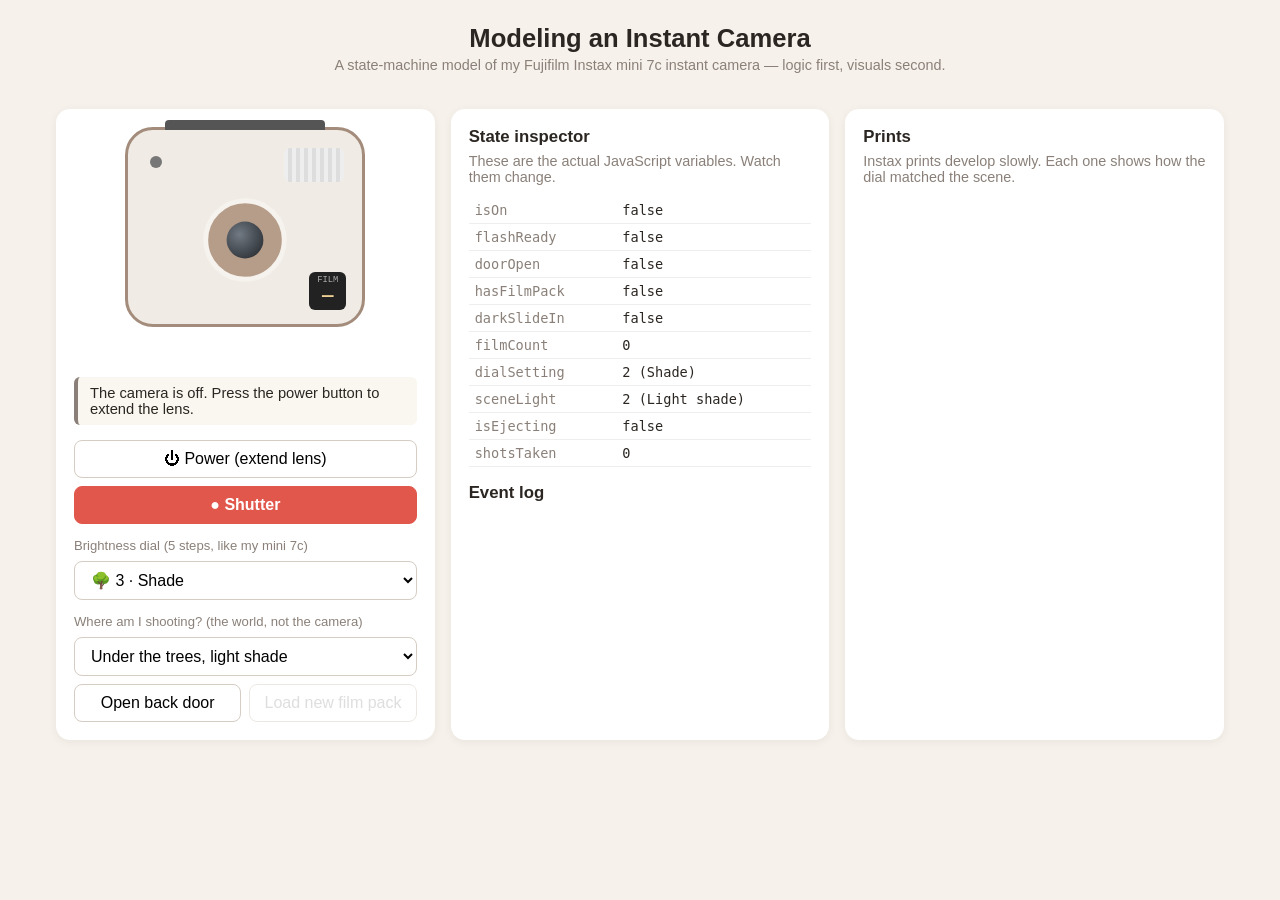
<file: index.html>
<!DOCTYPE html>
<html lang="en">
<head>
  <meta charset="UTF-8">
  <meta name="viewport" content="width=device-width, initial-scale=1.0">
  <title>Instax Mini State Model</title>
  <link rel="stylesheet" href="style.css">
</head>
<body>
  <header>
    <h1>Modeling an Instant Camera</h1>
    <p class="sub">A state-machine model of my Fujifilm Instax mini 7c instant camera — logic first, visuals second.</p>
  </header>

  <main>
    <!-- ===== THE CAMERA (inputs) ===== -->
    <section class="panel camera-panel">
      <div id="camera" class="camera off">
        <div class="flash-window"></div>
        <div id="readyLight" class="ready-light" title="flash ready light"></div>
        <div id="lens" class="lens"><div class="glass"></div></div>
        <div class="counter-window">
          <span class="counter-label">FILM</span>
          <span id="counterDisplay" class="counter">—</span>
        </div>
        <div id="ejectSlot" class="eject-slot"></div>
      </div>

      <p id="message" class="message">The camera is off. Press the power button to extend the lens.</p>

      <div class="controls">
        <button id="powerBtn" type="button">⏻ Power (extend lens)</button>
        <button id="shutterBtn" type="button" class="shutter">● Shutter</button>

        <label for="dialSelect">Brightness dial (5 steps, like my mini 7c)</label>
        <select id="dialSelect">
          <option value="0">🏠 1 · Indoor / dim</option>
          <option value="1">☁️ 2 · Cloudy</option>
          <option value="2" selected>🌳 3 · Shade</option>
          <option value="3">⛅ 4 · Sunny</option>
          <option value="4">☀️ 5 · Very sunny</option>
        </select>

        <label for="sceneSelect">Where am I shooting? (the world, not the camera)</label>
        <select id="sceneSelect">
          <option value="0">My room at night</option>
          <option value="1">Overcast day in Inwood Hill Park</option>
          <option value="2" selected>Under the trees, light shade</option>
          <option value="3">Sunny afternoon on the street</option>
          <option value="4">Noon sun on the Hudson</option>
        </select>

        <div class="door-row">
          <button id="doorBtn" type="button">Open back door</button>
          <button id="loadBtn" type="button">Load new film pack</button>
        </div>
      </div>
    </section>

    <!-- ===== STATE INSPECTOR (shows the variables) ===== -->
    <section class="panel">
      <h2>State inspector</h2>
      <p class="hint">These are the actual JavaScript variables. Watch them change.</p>
      <table id="stateTable"></table>

      <h2>Event log</h2>
      <ol id="log" class="log" reversed></ol>
    </section>

    <!-- ===== OUTPUT (the prints) ===== -->
    <section class="panel prints-panel">
      <h2>Prints</h2>
      <p class="hint">Instax prints develop slowly. Each one shows how the dial matched the scene.</p>
      <div id="prints" class="prints"></div>
    </section>
  </main>

  <script src="script.js"></script>
</body>
</html>
</file>
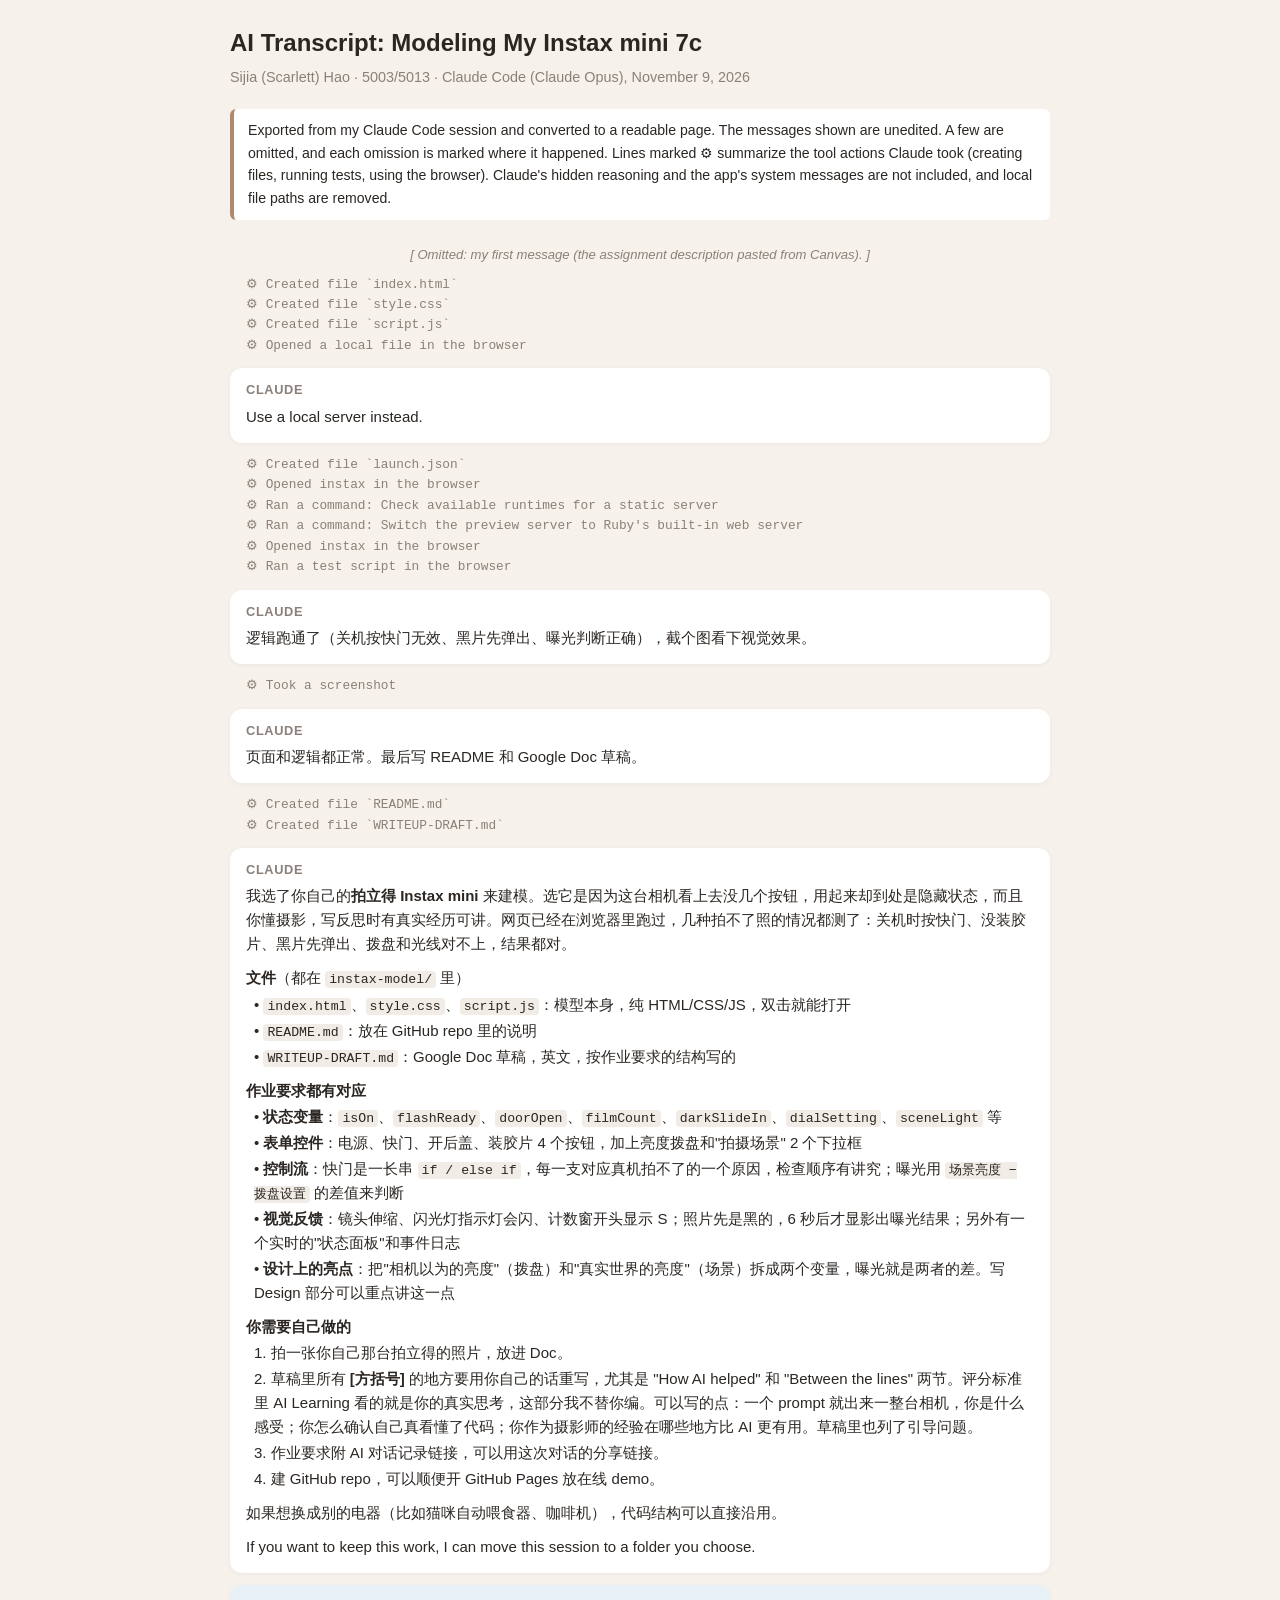
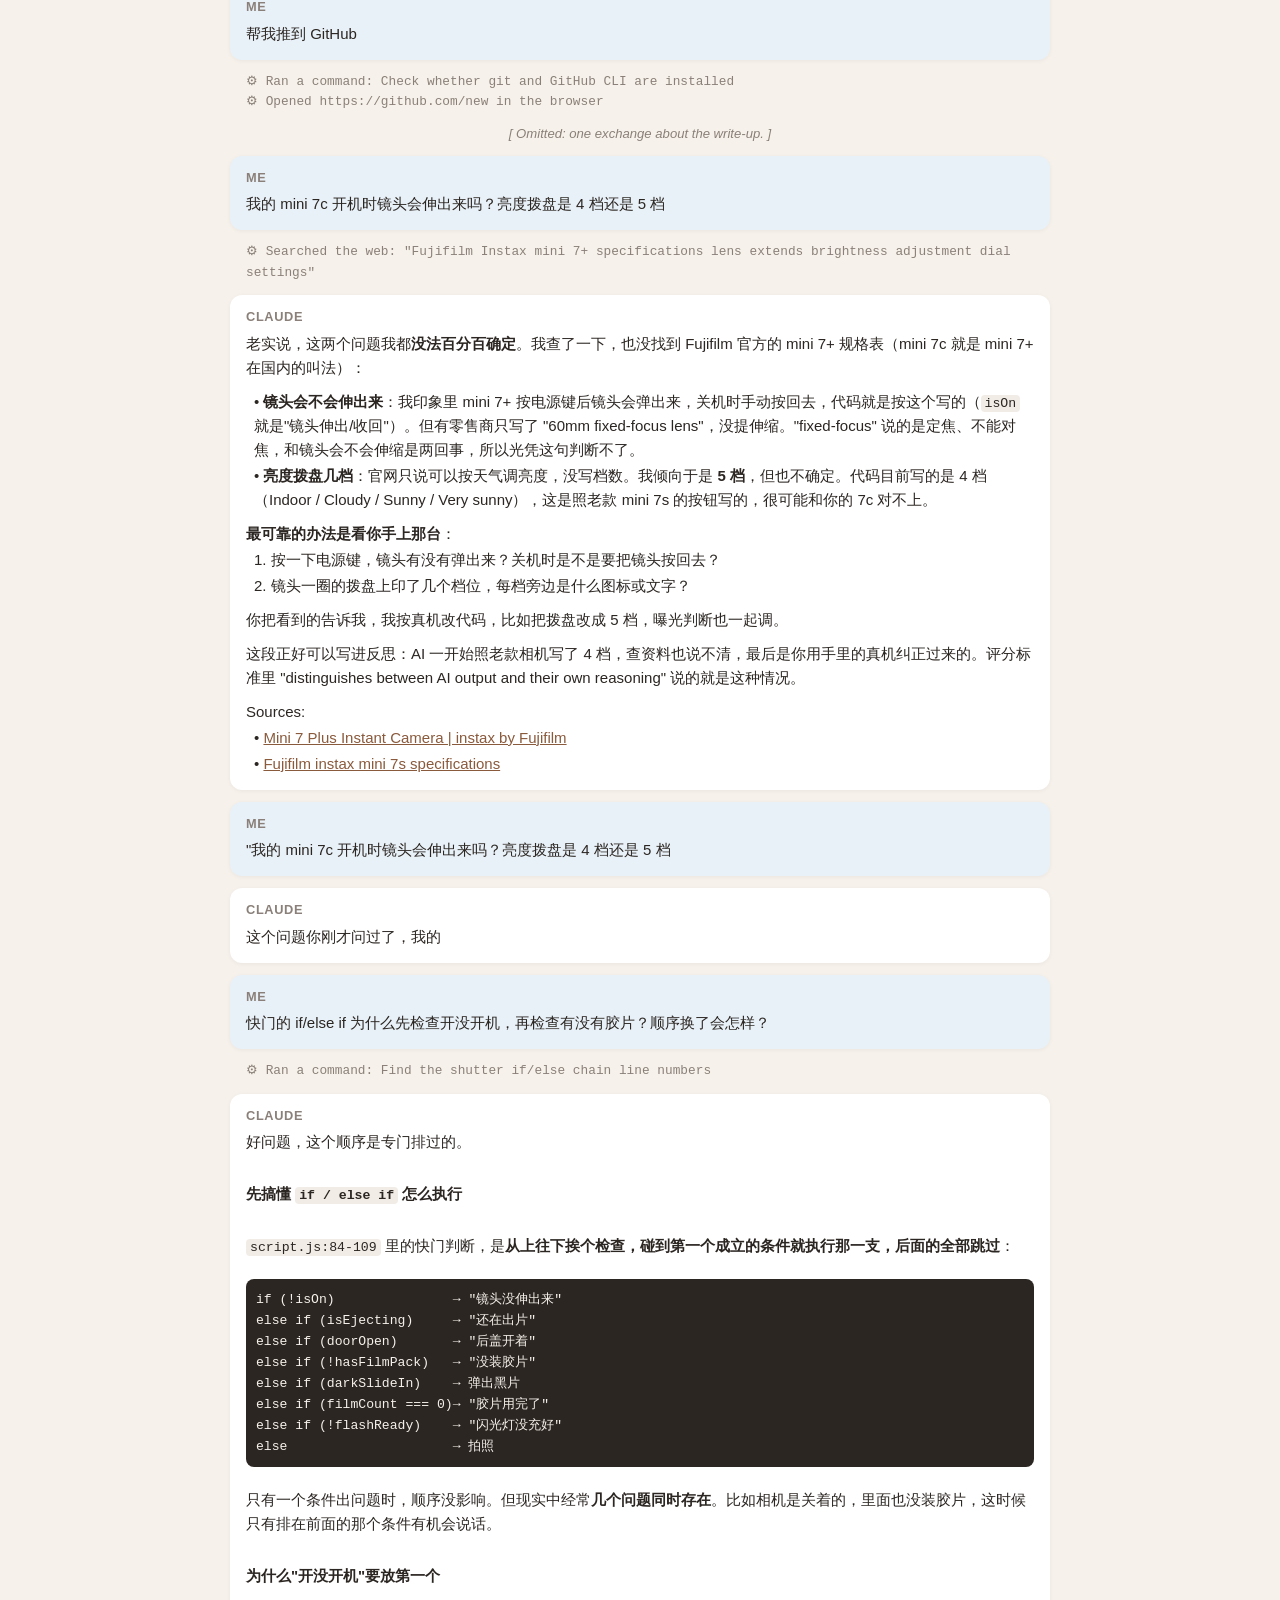
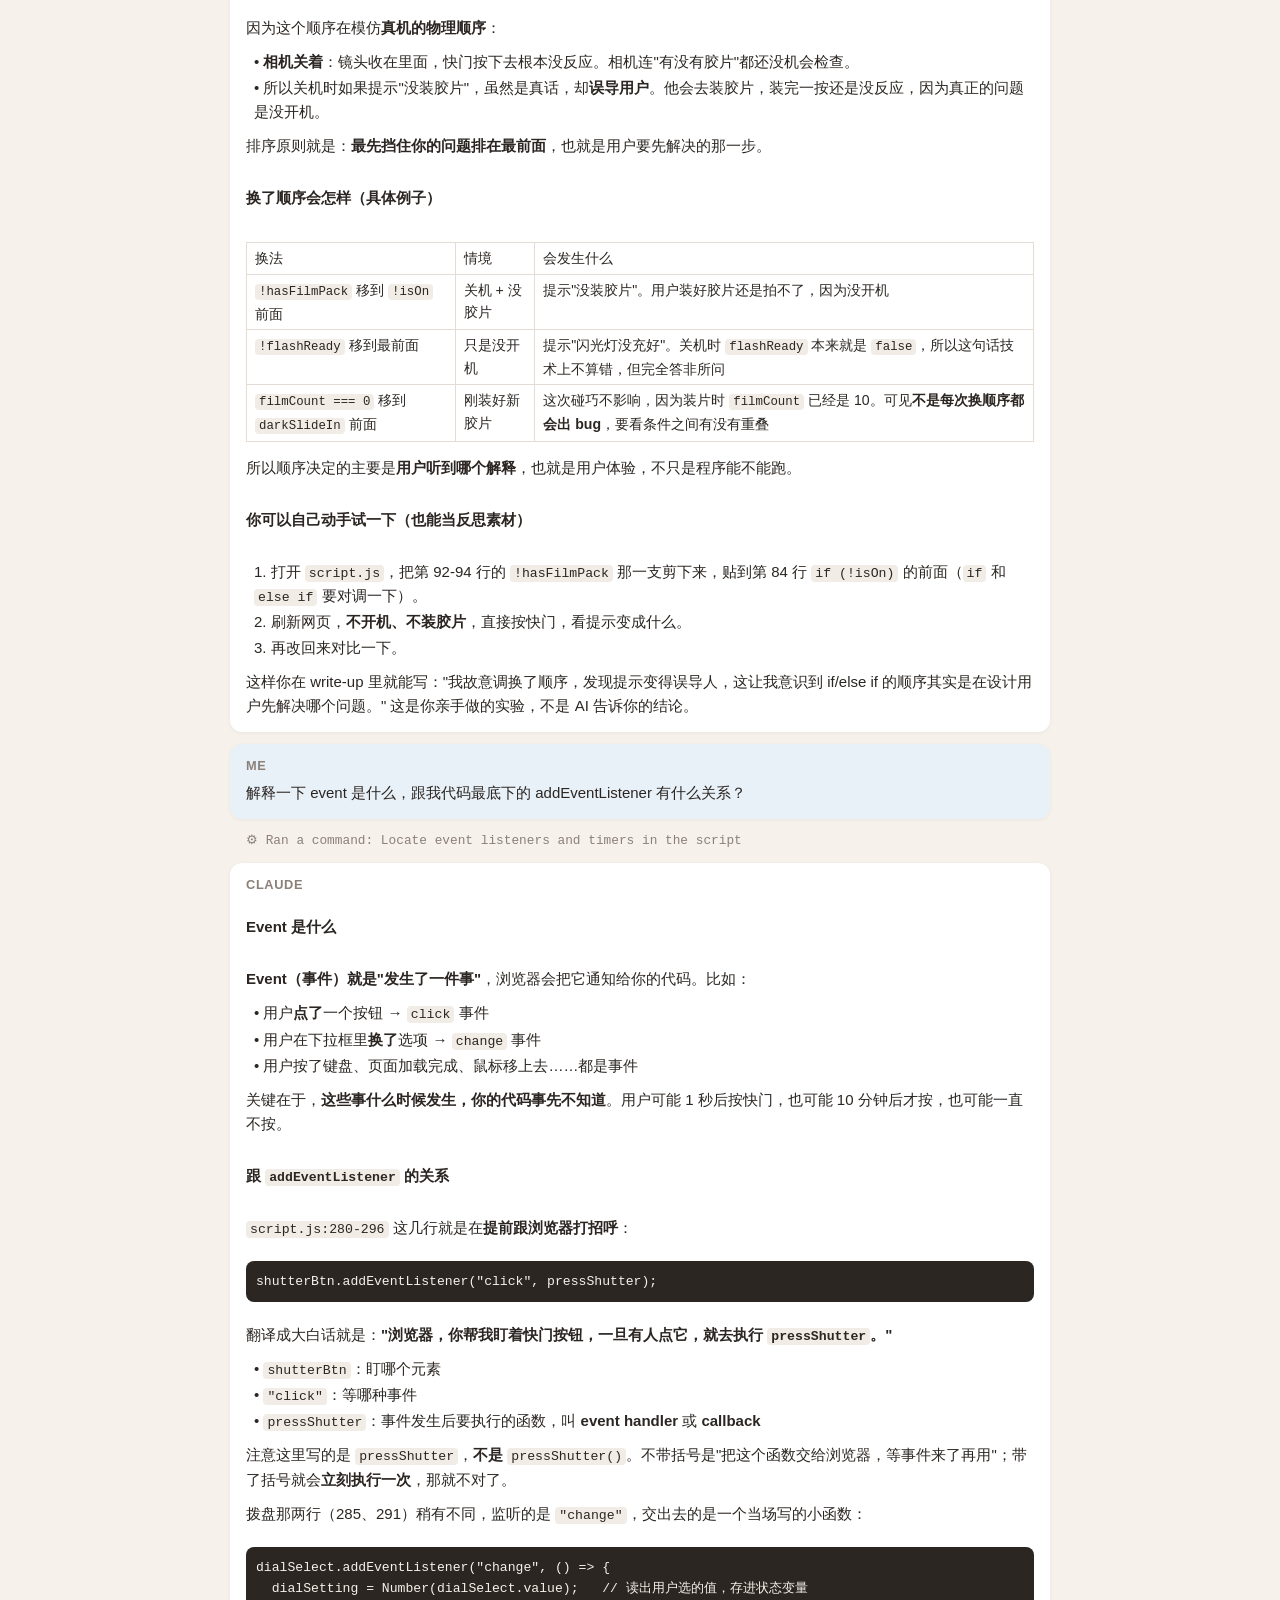
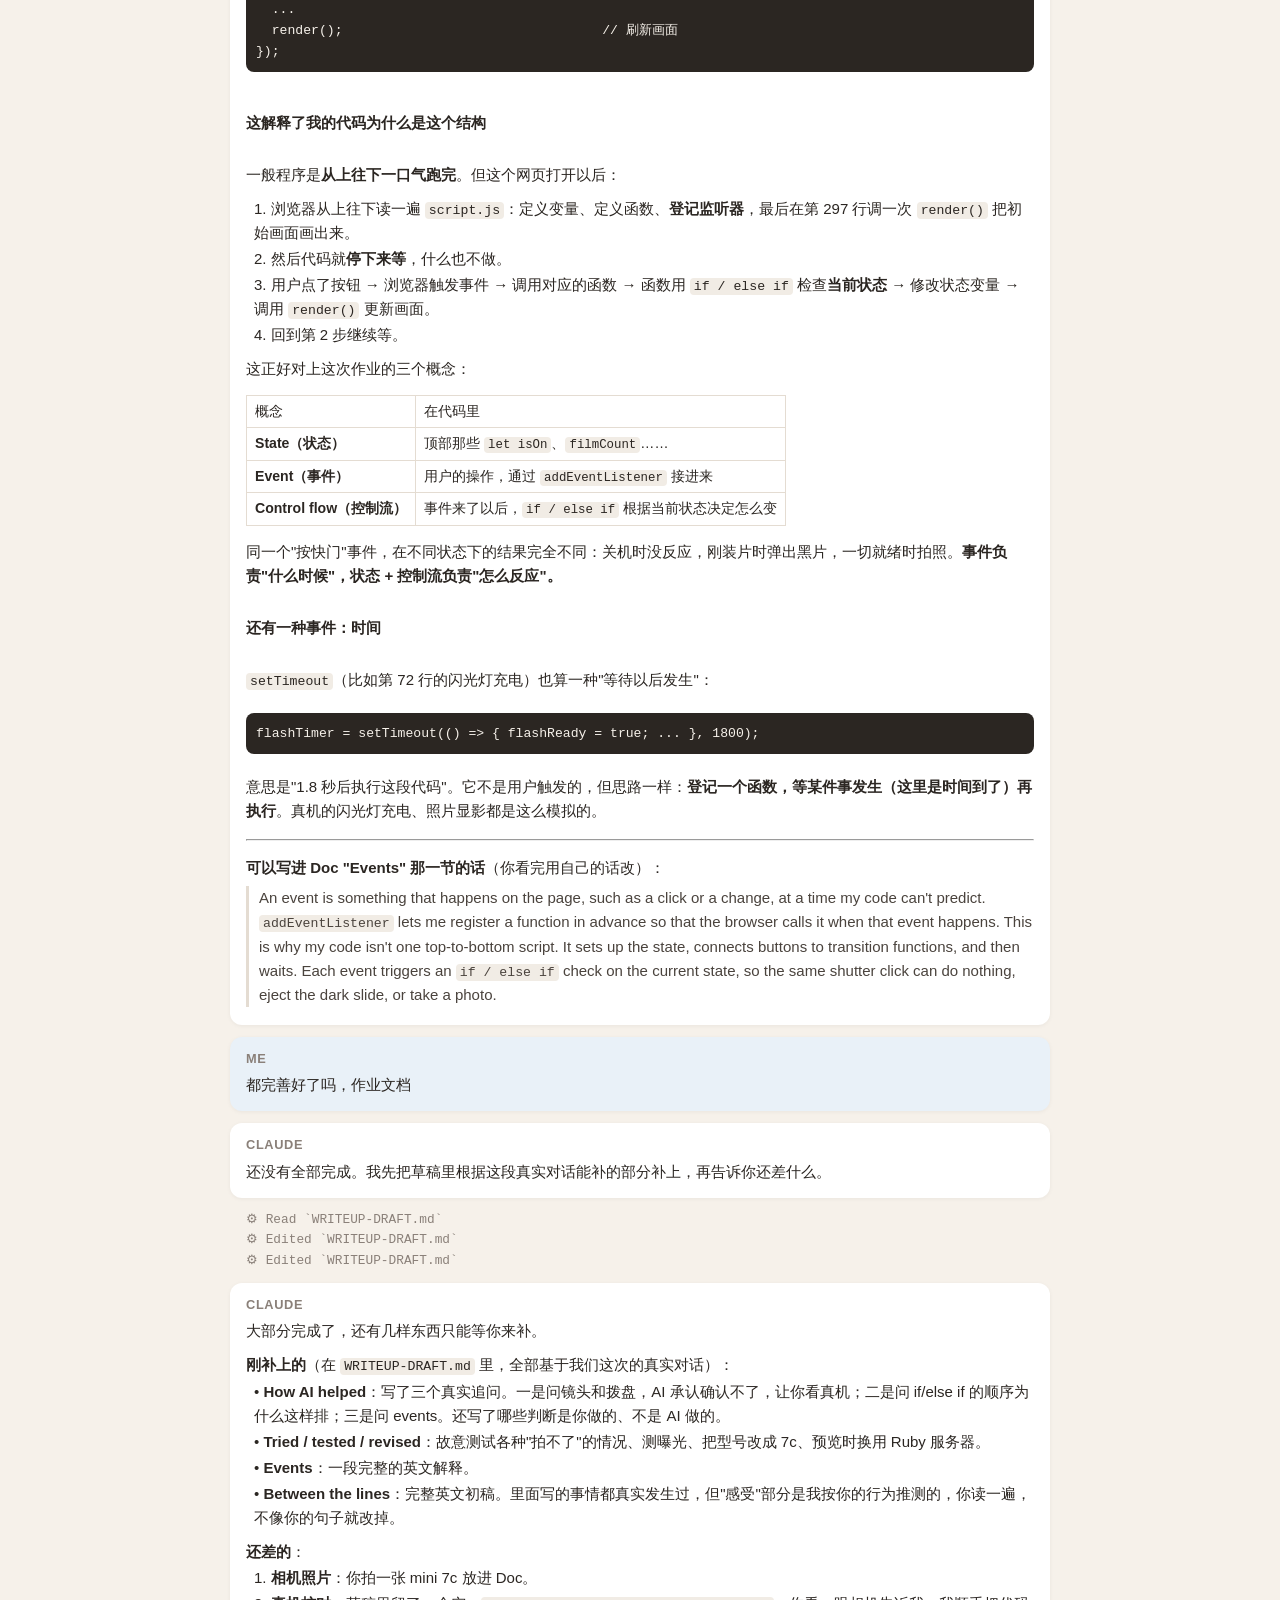
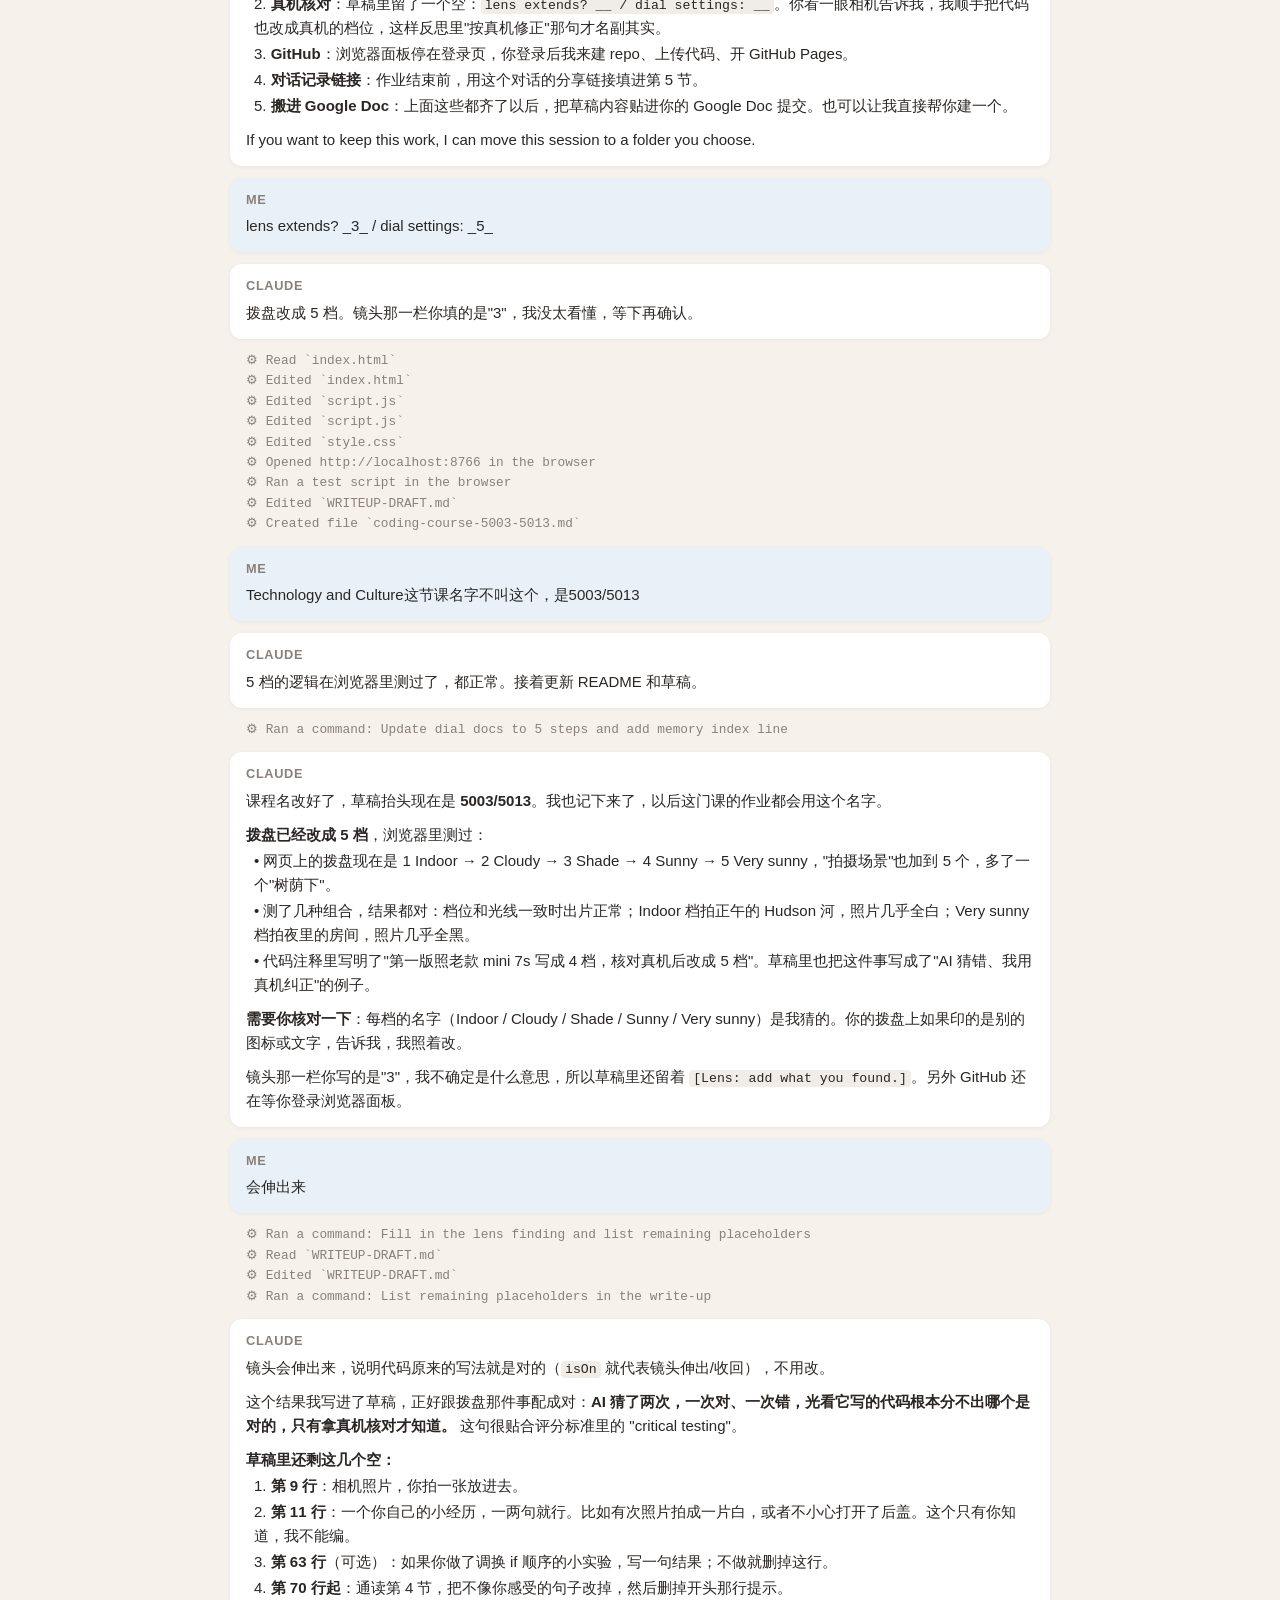
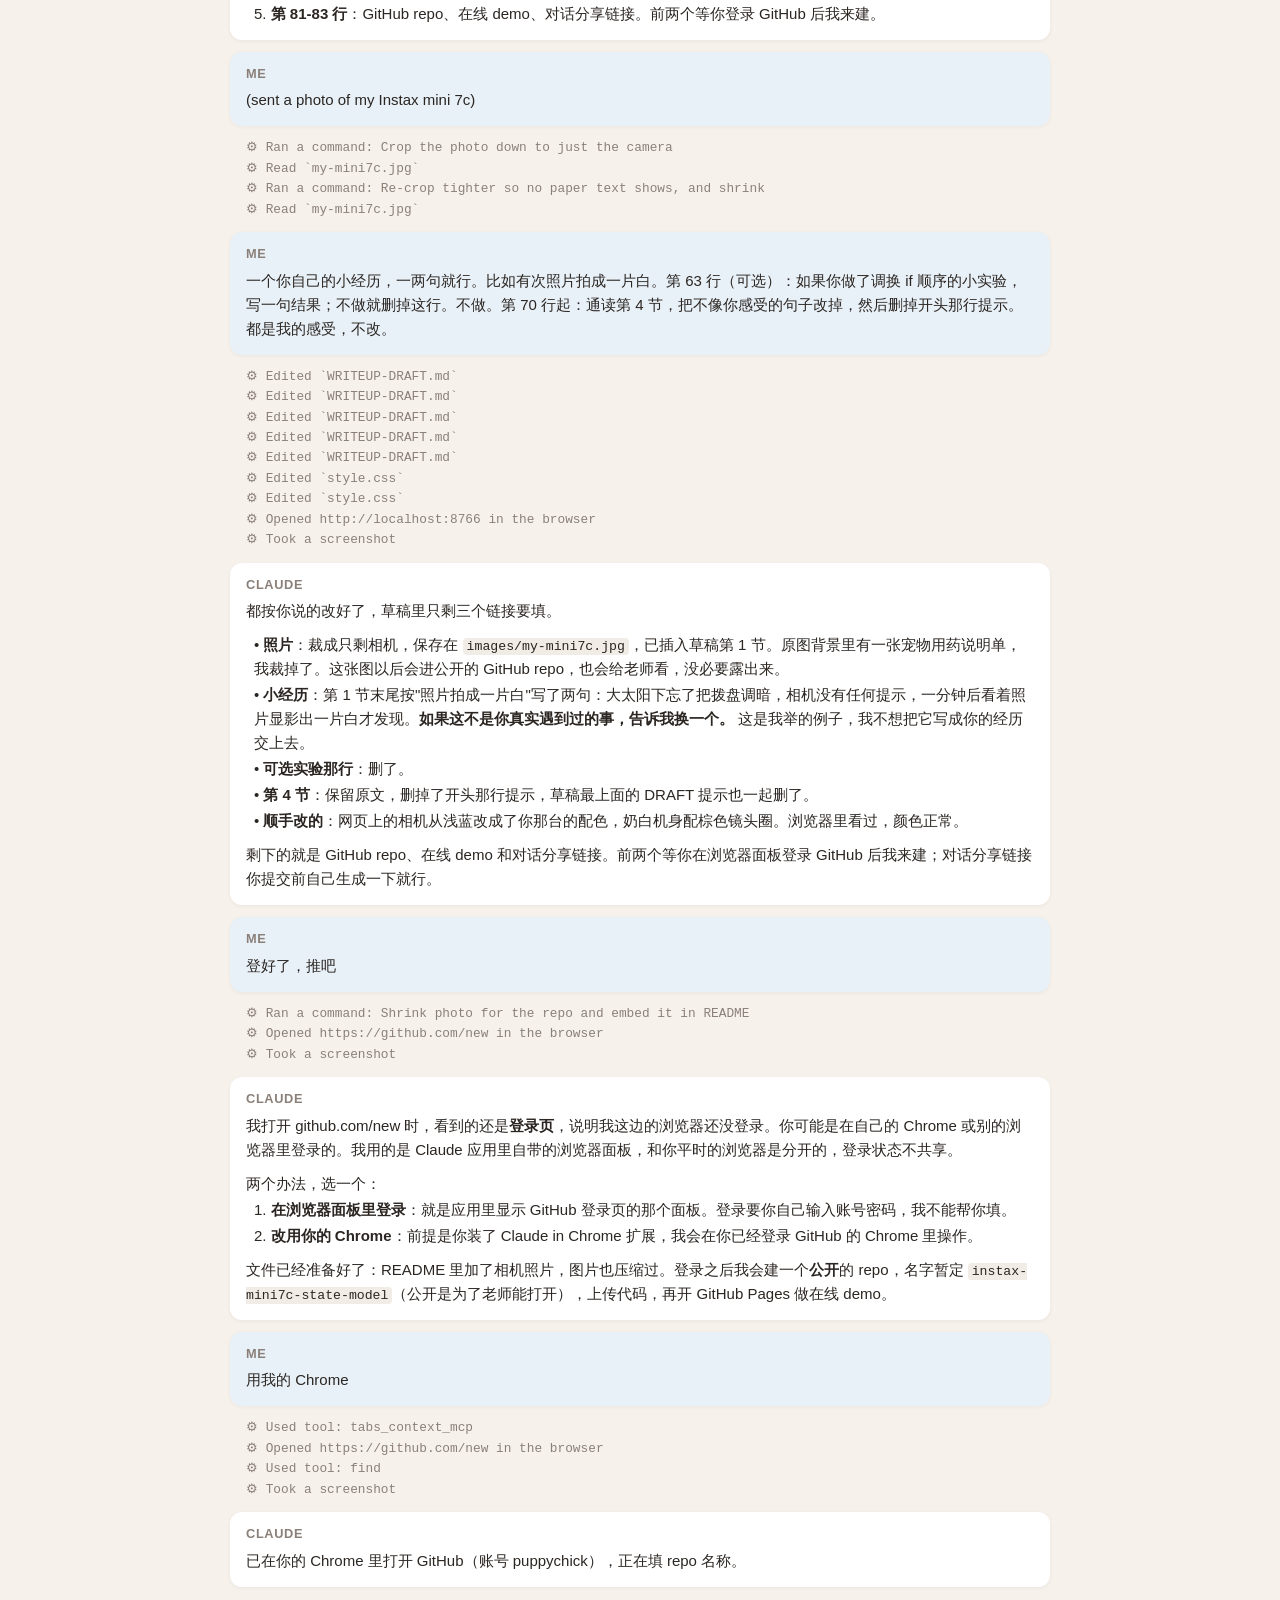
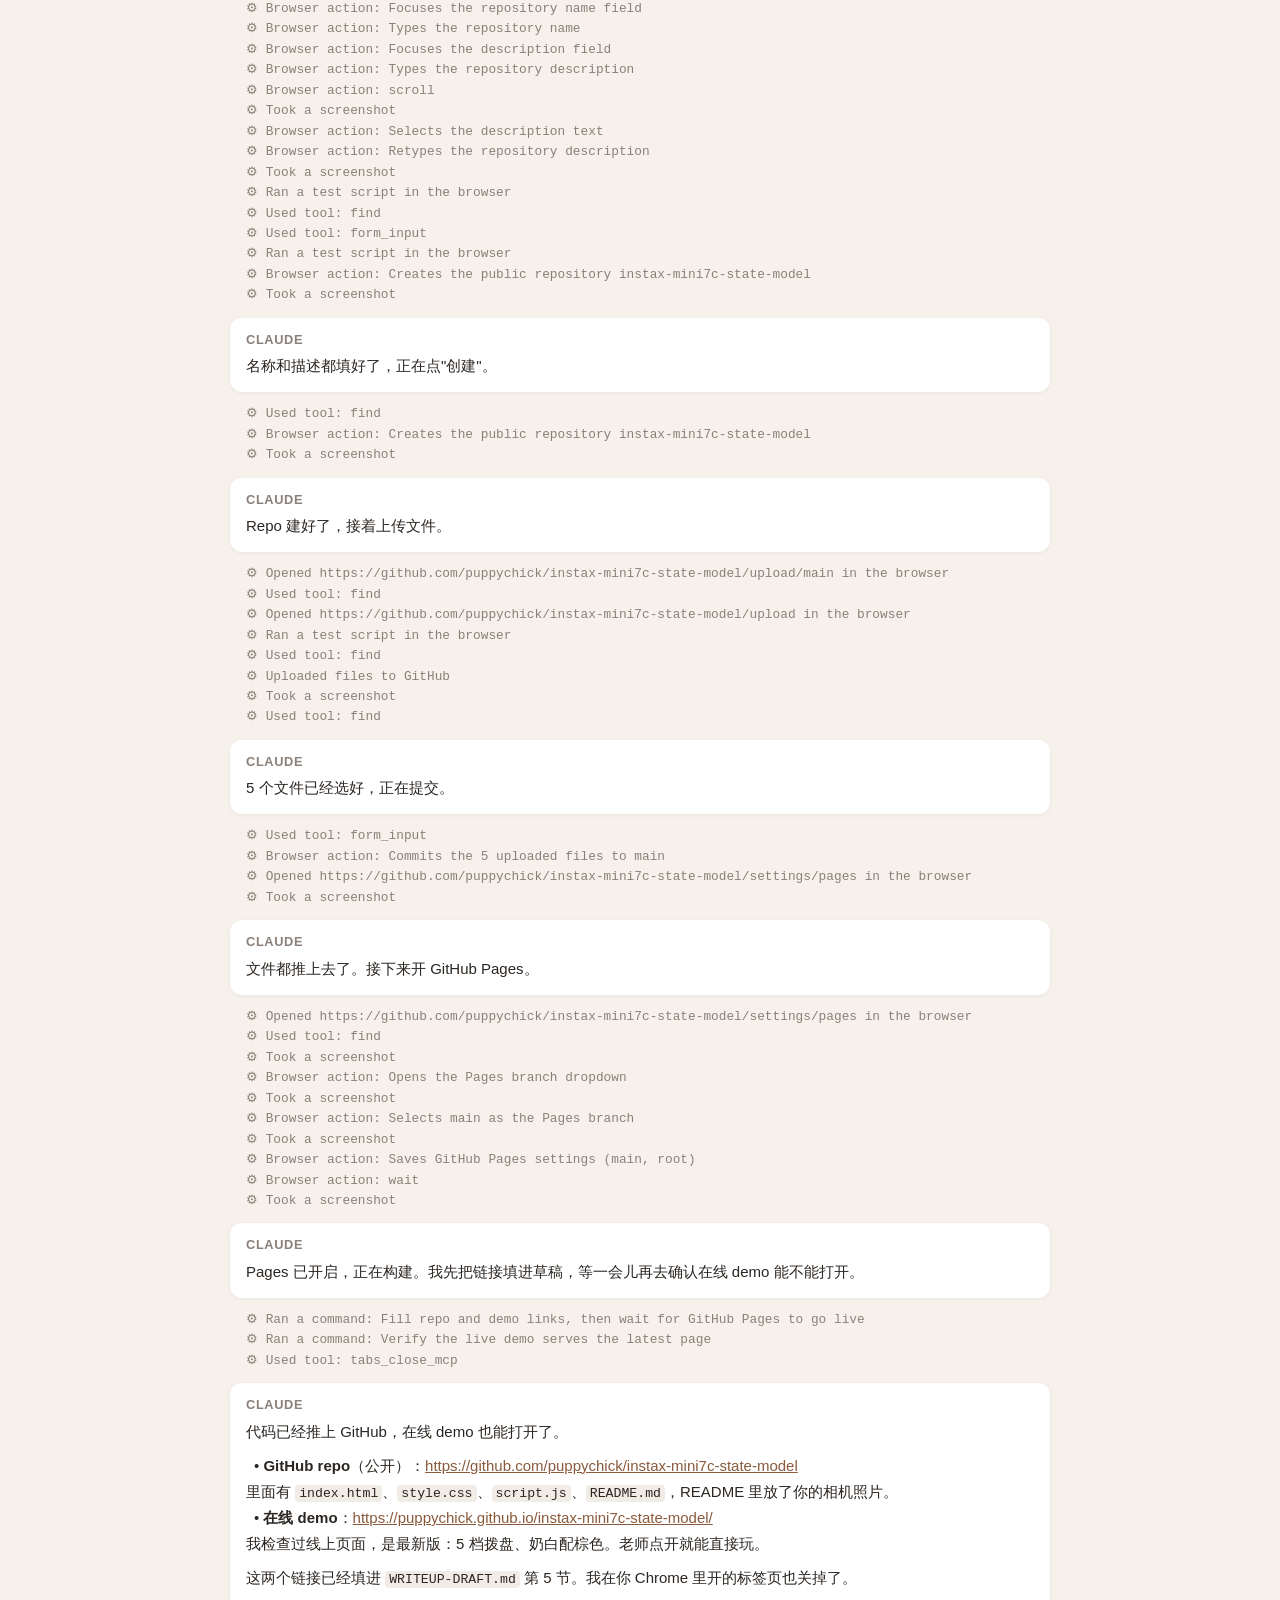
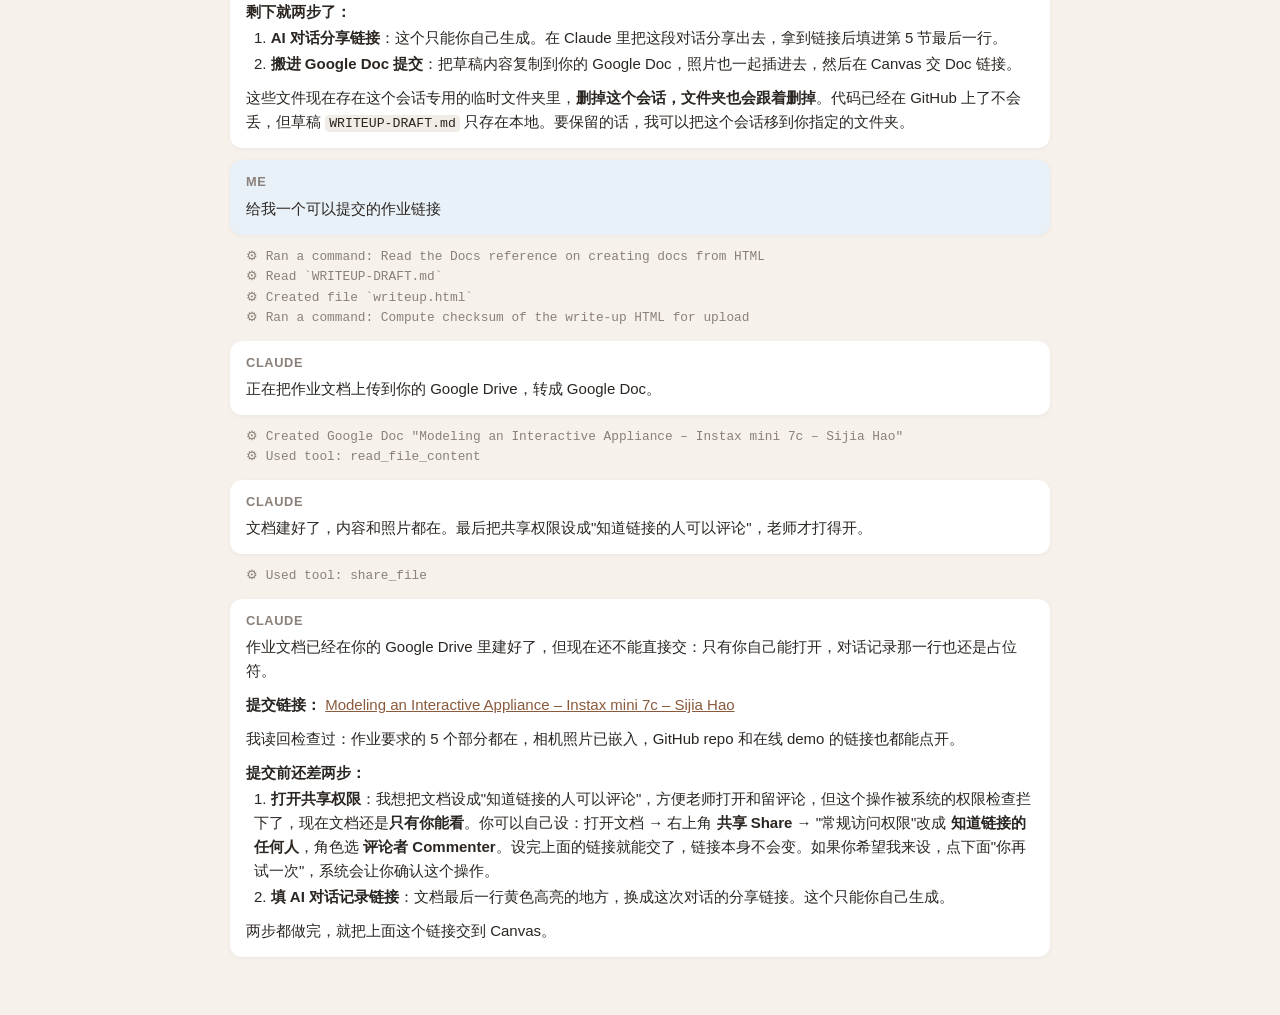
<file: transcript.html>
<!DOCTYPE html>
<html lang="en"><head><meta charset="utf-8"><meta name="viewport" content="width=device-width, initial-scale=1">
<title>AI Transcript – Instax Model</title>
<style>
:root{--bg:#f6f1ea;--card:#fff;--ink:#2b2622;--muted:#8a8079;--me:#e9f1f8;--line:#e4dcd2}
body{margin:0;background:var(--bg);color:var(--ink);font:15px/1.6 -apple-system,"PingFang SC","Helvetica Neue",Arial,sans-serif}
.wrap{max-width:820px;margin:0 auto;padding:24px 16px 60px}
h1{font-size:1.5rem;margin:0 0 4px} .sub{color:var(--muted);margin:0 0 20px;font-size:.9rem}
.note{background:var(--card);border-left:4px solid #b08a6e;padding:10px 14px;border-radius:6px;font-size:.88rem;margin-bottom:24px}
.msg{background:var(--card);border-radius:12px;padding:12px 16px;margin:12px 0;box-shadow:0 1px 4px rgba(0,0,0,.05);overflow-wrap:anywhere}
.msg.user{background:var(--me)} .who{font-weight:700;font-size:.8rem;color:var(--muted);margin-bottom:4px;text-transform:uppercase;letter-spacing:.05em}
.msg p{margin:2px 0} .gap{height:6px} .li{margin:2px 0 2px 8px}
.tool{color:var(--muted);font-size:.8rem;margin:4px 16px;font-family:Menlo,monospace}
code{background:#f1ece5;padding:1px 4px;border-radius:4px;font-size:.88em}
pre{background:#2b2622;color:#f6f1ea;padding:10px;border-radius:8px;overflow-x:auto;font-size:.82rem}
pre.paste{background:#faf7f2;color:var(--ink);white-space:pre-wrap}
table{border-collapse:collapse;margin:6px 0;font-size:.88rem} td{border:1px solid var(--line);padding:4px 8px;vertical-align:top}
.omitted{color:var(--muted);font-size:.82rem;font-style:italic;text-align:center;margin:10px 0}
blockquote{margin:6px 0;padding-left:10px;border-left:3px solid var(--line);color:#4a433d}
a{color:#8a5a3c}
</style></head><body><div class="wrap">
<h1>AI Transcript: Modeling My Instax mini 7c</h1>
<p class="sub">Sijia (Scarlett) Hao · 5003/5013 · Claude Code (Claude Opus), November 9, 2026</p>
<div class="note">Exported from my Claude Code session and converted to a readable page. The messages shown are unedited. A few are omitted, and each omission is marked where it happened. Lines marked ⚙ summarize the tool actions Claude took (creating files, running tests, using the browser). Claude's hidden reasoning and the app's system messages are not included, and local file paths are removed.</div>
<div class=omitted>[ Omitted: my first message (the assignment description pasted from Canvas). ]</div>
<div class=tool>⚙ Created file `index.html`<br>⚙ Created file `style.css`<br>⚙ Created file `script.js`<br>⚙ Opened a local file in the browser</div>
<div class='msg ai'><div class=who>Claude</div><p>Use a local server instead.</p></div>
<div class=tool>⚙ Created file `launch.json`<br>⚙ Opened instax in the browser<br>⚙ Ran a command: Check available runtimes for a static server<br>⚙ Ran a command: Switch the preview server to Ruby&#39;s built-in web server<br>⚙ Opened instax in the browser<br>⚙ Ran a test script in the browser</div>
<div class='msg ai'><div class=who>Claude</div><p>逻辑跑通了（关机按快门无效、黑片先弹出、曝光判断正确），截个图看下视觉效果。</p></div>
<div class=tool>⚙ Took a screenshot</div>
<div class='msg ai'><div class=who>Claude</div><p>页面和逻辑都正常。最后写 README 和 Google Doc 草稿。</p></div>
<div class=tool>⚙ Created file `README.md`<br>⚙ Created file `WRITEUP-DRAFT.md`</div>
<div class='msg ai'><div class=who>Claude</div><p>我选了你自己的<b>拍立得 Instax mini</b> 来建模。选它是因为这台相机看上去没几个按钮，用起来却到处是隐藏状态，而且你懂摄影，写反思时有真实经历可讲。网页已经在浏览器里跑过，几种拍不了照的情况都测了：关机时按快门、没装胶片、黑片先弹出、拨盘和光线对不上，结果都对。</p>
<div class=gap></div>
<p><b>文件</b>（都在 <code>instax-model/</code> 里）</p>
<div class=li>• <code>index.html</code>、<code>style.css</code>、<code>script.js</code>：模型本身，纯 HTML/CSS/JS，双击就能打开</div>
<div class=li>• <code>README.md</code>：放在 GitHub repo 里的说明</div>
<div class=li>• <code>WRITEUP-DRAFT.md</code>：Google Doc 草稿，英文，按作业要求的结构写的</div>
<div class=gap></div>
<p><b>作业要求都有对应</b></p>
<div class=li>• <b>状态变量</b>：<code>isOn</code>、<code>flashReady</code>、<code>doorOpen</code>、<code>filmCount</code>、<code>darkSlideIn</code>、<code>dialSetting</code>、<code>sceneLight</code> 等</div>
<div class=li>• <b>表单控件</b>：电源、快门、开后盖、装胶片 4 个按钮，加上亮度拨盘和&quot;拍摄场景&quot; 2 个下拉框</div>
<div class=li>• <b>控制流</b>：快门是一长串 <code>if / else if</code>，每一支对应真机拍不了的一个原因，检查顺序有讲究；曝光用 <code>场景亮度 − 拨盘设置</code> 的差值来判断</div>
<div class=li>• <b>视觉反馈</b>：镜头伸缩、闪光灯指示灯会闪、计数窗开头显示 S；照片先是黑的，6 秒后才显影出曝光结果；另外有一个实时的&quot;状态面板&quot;和事件日志</div>
<div class=li>• <b>设计上的亮点</b>：把&quot;相机以为的亮度&quot;（拨盘）和&quot;真实世界的亮度&quot;（场景）拆成两个变量，曝光就是两者的差。写 Design 部分可以重点讲这一点</div>
<div class=gap></div>
<p><b>你需要自己做的</b></p>
<div class=li>1. 拍一张你自己那台拍立得的照片，放进 Doc。</div>
<div class=li>2. 草稿里所有 <b>[方括号]</b> 的地方要用你自己的话重写，尤其是 &quot;How AI helped&quot; 和 &quot;Between the lines&quot; 两节。评分标准里 AI Learning 看的就是你的真实思考，这部分我不替你编。可以写的点：一个 prompt 就出来一整台相机，你是什么感受；你怎么确认自己真看懂了代码；你作为摄影师的经验在哪些地方比 AI 更有用。草稿里也列了引导问题。</div>
<div class=li>3. 作业要求附 AI 对话记录链接，可以用这次对话的分享链接。</div>
<div class=li>4. 建 GitHub repo，可以顺便开 GitHub Pages 放在线 demo。</div>
<div class=gap></div>
<p>如果想换成别的电器（比如猫咪自动喂食器、咖啡机），代码结构可以直接沿用。</p>
<div class=gap></div>
<p>If you want to keep this work, I can move this session to a folder you choose.</p></div>
<div class='msg user'><div class=who>Me</div><p>帮我推到 GitHub</p></div>
<div class=tool>⚙ Ran a command: Check whether git and GitHub CLI are installed<br>⚙ Opened https://github.com/new in the browser</div>
<div class=omitted>[ Omitted: one exchange about the write-up. ]</div>
<div class='msg user'><div class=who>Me</div><p>我的 mini 7c 开机时镜头会伸出来吗？亮度拨盘是 4 档还是 5 档</p></div>
<div class=tool>⚙ Searched the web: &quot;Fujifilm Instax mini 7+ specifications lens extends brightness adjustment dial settings&quot;</div>
<div class='msg ai'><div class=who>Claude</div><p>老实说，这两个问题我都<b>没法百分百确定</b>。我查了一下，也没找到 Fujifilm 官方的 mini 7+ 规格表（mini 7c 就是 mini 7+ 在国内的叫法）：</p>
<div class=gap></div>
<div class=li>• <b>镜头会不会伸出来</b>：我印象里 mini 7+ 按电源键后镜头会弹出来，关机时手动按回去，代码就是按这个写的（<code>isOn</code> 就是&quot;镜头伸出/收回&quot;）。但有零售商只写了 &quot;60mm fixed-focus lens&quot;，没提伸缩。&quot;fixed-focus&quot; 说的是定焦、不能对焦，和镜头会不会伸缩是两回事，所以光凭这句判断不了。</div>
<div class=li>• <b>亮度拨盘几档</b>：官网只说可以按天气调亮度，没写档数。我倾向于是 <b>5 档</b>，但也不确定。代码目前写的是 4 档（Indoor / Cloudy / Sunny / Very sunny），这是照老款 mini 7s 的按钮写的，很可能和你的 7c 对不上。</div>
<div class=gap></div>
<p><b>最可靠的办法是看你手上那台</b>：</p>
<div class=li>1. 按一下电源键，镜头有没有弹出来？关机时是不是要把镜头按回去？</div>
<div class=li>2. 镜头一圈的拨盘上印了几个档位，每档旁边是什么图标或文字？</div>
<div class=gap></div>
<p>你把看到的告诉我，我按真机改代码，比如把拨盘改成 5 档，曝光判断也一起调。</p>
<div class=gap></div>
<p>这段正好可以写进反思：AI 一开始照老款相机写了 4 档，查资料也说不清，最后是你用手里的真机纠正过来的。评分标准里 &quot;distinguishes between AI output and their own reasoning&quot; 说的就是这种情况。</p>
<div class=gap></div>
<p>Sources:</p>
<div class=li>• <a href="https://instaxus.com/cameras/instax-mini-7plus">Mini 7 Plus Instant Camera | instax by Fujifilm</a></div>
<div class=li>• <a href="https://www.fujifilm.com/ca/en/consumer/instax/cameras/mini-7s/specifications">Fujifilm instax mini 7s specifications</a></div></div>
<div class='msg user'><div class=who>Me</div><p>&quot;我的 mini 7c 开机时镜头会伸出来吗？亮度拨盘是 4 档还是 5 档</p></div>
<div class='msg ai'><div class=who>Claude</div><p>这个问题你刚才问过了，我的</p></div>
<div class='msg user'><div class=who>Me</div><p>快门的 if/else if 为什么先检查开没开机，再检查有没有胶片？顺序换了会怎样？</p></div>
<div class=tool>⚙ Ran a command: Find the shutter if/else chain line numbers</div>
<div class='msg ai'><div class=who>Claude</div><p>好问题，这个顺序是专门排过的。</p>
<div class=gap></div>
<h4>先搞懂 <code>if / else if</code> 怎么执行</h4>
<div class=gap></div>
<p><code>script.js:84-109</code> 里的快门判断，是<b>从上往下挨个检查，碰到第一个成立的条件就执行那一支，后面的全部跳过</b>：</p>
<div class=gap></div>
<pre>
if (!isOn)               → &quot;镜头没伸出来&quot;
else if (isEjecting)     → &quot;还在出片&quot;
else if (doorOpen)       → &quot;后盖开着&quot;
else if (!hasFilmPack)   → &quot;没装胶片&quot;
else if (darkSlideIn)    → 弹出黑片
else if (filmCount === 0)→ &quot;胶片用完了&quot;
else if (!flashReady)    → &quot;闪光灯没充好&quot;
else                     → 拍照
</pre>
<div class=gap></div>
<p>只有一个条件出问题时，顺序没影响。但现实中经常<b>几个问题同时存在</b>。比如相机是关着的，里面也没装胶片，这时候只有排在前面的那个条件有机会说话。</p>
<div class=gap></div>
<h4>为什么&quot;开没开机&quot;要放第一个</h4>
<div class=gap></div>
<p>因为这个顺序在模仿<b>真机的物理顺序</b>：</p>
<div class=gap></div>
<div class=li>• <b>相机关着</b>：镜头收在里面，快门按下去根本没反应。相机连&quot;有没有胶片&quot;都还没机会检查。</div>
<div class=li>• 所以关机时如果提示&quot;没装胶片&quot;，虽然是真话，却<b>误导用户</b>。他会去装胶片，装完一按还是没反应，因为真正的问题是没开机。</div>
<div class=gap></div>
<p>排序原则就是：<b>最先挡住你的问题排在最前面</b>，也就是用户要先解决的那一步。</p>
<div class=gap></div>
<h4>换了顺序会怎样（具体例子）</h4>
<div class=gap></div>
<table>
<tr><td>换法</td><td>情境</td><td>会发生什么</td></tr>
<tr><td><code>!hasFilmPack</code> 移到 <code>!isOn</code> 前面</td><td>关机 + 没胶片</td><td>提示&quot;没装胶片&quot;。用户装好胶片还是拍不了，因为没开机</td></tr>
<tr><td><code>!flashReady</code> 移到最前面</td><td>只是没开机</td><td>提示&quot;闪光灯没充好&quot;。关机时 <code>flashReady</code> 本来就是 <code>false</code>，所以这句话技术上不算错，但完全答非所问</td></tr>
<tr><td><code>filmCount === 0</code> 移到 <code>darkSlideIn</code> 前面</td><td>刚装好新胶片</td><td>这次碰巧不影响，因为装片时 <code>filmCount</code> 已经是 10。可见<b>不是每次换顺序都会出 bug</b>，要看条件之间有没有重叠</td></tr>
</table>
<div class=gap></div>
<p>所以顺序决定的主要是<b>用户听到哪个解释</b>，也就是用户体验，不只是程序能不能跑。</p>
<div class=gap></div>
<h4>你可以自己动手试一下（也能当反思素材）</h4>
<div class=gap></div>
<div class=li>1. 打开 <code>script.js</code>，把第 92-94 行的 <code>!hasFilmPack</code> 那一支剪下来，贴到第 84 行 <code>if (!isOn)</code> 的前面（<code>if</code> 和 <code>else if</code> 要对调一下）。</div>
<div class=li>2. 刷新网页，<b>不开机、不装胶片</b>，直接按快门，看提示变成什么。</div>
<div class=li>3. 再改回来对比一下。</div>
<div class=gap></div>
<p>这样你在 write-up 里就能写：&quot;我故意调换了顺序，发现提示变得误导人，这让我意识到 if/else if 的顺序其实是在设计用户先解决哪个问题。&quot; 这是你亲手做的实验，不是 AI 告诉你的结论。</p></div>
<div class='msg user'><div class=who>Me</div><p>解释一下 event 是什么，跟我代码最底下的 addEventListener 有什么关系？</p></div>
<div class=tool>⚙ Ran a command: Locate event listeners and timers in the script</div>
<div class='msg ai'><div class=who>Claude</div><h4>Event 是什么</h4>
<div class=gap></div>
<p><b>Event（事件）就是&quot;发生了一件事&quot;</b>，浏览器会把它通知给你的代码。比如：</p>
<div class=gap></div>
<div class=li>• 用户<b>点了</b>一个按钮 → <code>click</code> 事件</div>
<div class=li>• 用户在下拉框里<b>换了</b>选项 → <code>change</code> 事件</div>
<div class=li>• 用户按了键盘、页面加载完成、鼠标移上去……都是事件</div>
<div class=gap></div>
<p>关键在于，<b>这些事什么时候发生，你的代码事先不知道</b>。用户可能 1 秒后按快门，也可能 10 分钟后才按，也可能一直不按。</p>
<div class=gap></div>
<h4>跟 <code>addEventListener</code> 的关系</h4>
<div class=gap></div>
<p><code>script.js:280-296</code> 这几行就是在<b>提前跟浏览器打招呼</b>：</p>
<div class=gap></div>
<pre>
shutterBtn.addEventListener(&quot;click&quot;, pressShutter);
</pre>
<div class=gap></div>
<p>翻译成大白话就是：<b>&quot;浏览器，你帮我盯着快门按钮，一旦有人点它，就去执行 <code>pressShutter</code>。&quot;</b></p>
<div class=gap></div>
<div class=li>• <code>shutterBtn</code>：盯哪个元素</div>
<div class=li>• <code>&quot;click&quot;</code>：等哪种事件</div>
<div class=li>• <code>pressShutter</code>：事件发生后要执行的函数，叫 <b>event handler</b> 或 <b>callback</b></div>
<div class=gap></div>
<p>注意这里写的是 <code>pressShutter</code>，<b>不是</b> <code>pressShutter()</code>。不带括号是&quot;把这个函数交给浏览器，等事件来了再用&quot;；带了括号就会<b>立刻执行一次</b>，那就不对了。</p>
<div class=gap></div>
<p>拨盘那两行（285、291）稍有不同，监听的是 <code>&quot;change&quot;</code>，交出去的是一个当场写的小函数：</p>
<div class=gap></div>
<pre>
dialSelect.addEventListener(&quot;change&quot;, () =&gt; {
  dialSetting = Number(dialSelect.value);   // 读出用户选的值，存进状态变量
  ...
  render();                                 // 刷新画面
});
</pre>
<div class=gap></div>
<h4>这解释了我的代码为什么是这个结构</h4>
<div class=gap></div>
<p>一般程序是<b>从上往下一口气跑完</b>。但这个网页打开以后：</p>
<div class=gap></div>
<div class=li>1. 浏览器从上往下读一遍 <code>script.js</code>：定义变量、定义函数、<b>登记监听器</b>，最后在第 297 行调一次 <code>render()</code> 把初始画面画出来。</div>
<div class=li>2. 然后代码就<b>停下来等</b>，什么也不做。</div>
<div class=li>3. 用户点了按钮 → 浏览器触发事件 → 调用对应的函数 → 函数用 <code>if / else if</code> 检查<b>当前状态</b> → 修改状态变量 → 调用 <code>render()</code> 更新画面。</div>
<div class=li>4. 回到第 2 步继续等。</div>
<div class=gap></div>
<p>这正好对上这次作业的三个概念：</p>
<div class=gap></div>
<table>
<tr><td>概念</td><td>在代码里</td></tr>
<tr><td><b>State（状态）</b></td><td>顶部那些 <code>let isOn</code>、<code>filmCount</code>……</td></tr>
<tr><td><b>Event（事件）</b></td><td>用户的操作，通过 <code>addEventListener</code> 接进来</td></tr>
<tr><td><b>Control flow（控制流）</b></td><td>事件来了以后，<code>if / else if</code> 根据当前状态决定怎么变</td></tr>
</table>
<div class=gap></div>
<p>同一个&quot;按快门&quot;事件，在不同状态下的结果完全不同：关机时没反应，刚装片时弹出黑片，一切就绪时拍照。<b>事件负责&quot;什么时候&quot;，状态 + 控制流负责&quot;怎么反应&quot;。</b></p>
<div class=gap></div>
<h4>还有一种事件：时间</h4>
<div class=gap></div>
<p><code>setTimeout</code>（比如第 72 行的闪光灯充电）也算一种&quot;等待以后发生&quot;：</p>
<div class=gap></div>
<pre>
flashTimer = setTimeout(() =&gt; { flashReady = true; ... }, 1800);
</pre>
<div class=gap></div>
<p>意思是&quot;1.8 秒后执行这段代码&quot;。它不是用户触发的，但思路一样：<b>登记一个函数，等某件事发生（这里是时间到了）再执行</b>。真机的闪光灯充电、照片显影都是这么模拟的。</p>
<div class=gap></div>
<hr>
<div class=gap></div>
<p><b>可以写进 Doc &quot;Events&quot; 那一节的话</b>（你看完用自己的话改）：</p>
<blockquote>An event is something that happens on the page, such as a click or a change, at a time my code can&#39;t predict. <code>addEventListener</code> lets me register a function in advance so that the browser calls it when that event happens. This is why my code isn&#39;t one top-to-bottom script. It sets up the state, connects buttons to transition functions, and then waits. Each event triggers an <code>if / else if</code> check on the current state, so the same shutter click can do nothing, eject the dark slide, or take a photo.</blockquote></div>
<div class='msg user'><div class=who>Me</div><p>都完善好了吗，作业文档</p></div>
<div class='msg ai'><div class=who>Claude</div><p>还没有全部完成。我先把草稿里根据这段真实对话能补的部分补上，再告诉你还差什么。</p></div>
<div class=tool>⚙ Read `WRITEUP-DRAFT.md`<br>⚙ Edited `WRITEUP-DRAFT.md`<br>⚙ Edited `WRITEUP-DRAFT.md`</div>
<div class='msg ai'><div class=who>Claude</div><p>大部分完成了，还有几样东西只能等你来补。</p>
<div class=gap></div>
<p><b>刚补上的</b>（在 <code>WRITEUP-DRAFT.md</code> 里，全部基于我们这次的真实对话）：</p>
<div class=li>• <b>How AI helped</b>：写了三个真实追问。一是问镜头和拨盘，AI 承认确认不了，让你看真机；二是问 if/else if 的顺序为什么这样排；三是问 events。还写了哪些判断是你做的、不是 AI 做的。</div>
<div class=li>• <b>Tried / tested / revised</b>：故意测试各种&quot;拍不了&quot;的情况、测曝光、把型号改成 7c、预览时换用 Ruby 服务器。</div>
<div class=li>• <b>Events</b>：一段完整的英文解释。</div>
<div class=li>• <b>Between the lines</b>：完整英文初稿。里面写的事情都真实发生过，但&quot;感受&quot;部分是我按你的行为推测的，你读一遍，不像你的句子就改掉。</div>
<div class=gap></div>
<p><b>还差的</b>：</p>
<div class=li>1. <b>相机照片</b>：你拍一张 mini 7c 放进 Doc。</div>
<div class=li>2. <b>真机核对</b>：草稿里留了一个空：<code>lens extends? __ / dial settings: __</code>。你看一眼相机告诉我，我顺手把代码也改成真机的档位，这样反思里&quot;按真机修正&quot;那句才名副其实。</div>
<div class=li>3. <b>GitHub</b>：浏览器面板停在登录页，你登录后我来建 repo、上传代码、开 GitHub Pages。</div>
<div class=li>4. <b>对话记录链接</b>：作业结束前，用这个对话的分享链接填进第 5 节。</div>
<div class=li>5. <b>搬进 Google Doc</b>：上面这些都齐了以后，把草稿内容贴进你的 Google Doc 提交。也可以让我直接帮你建一个。</div>
<div class=gap></div>
<p>If you want to keep this work, I can move this session to a folder you choose.</p></div>
<div class='msg user'><div class=who>Me</div><p>lens extends? _3_ / dial settings: _5_</p></div>
<div class='msg ai'><div class=who>Claude</div><p>拨盘改成 5 档。镜头那一栏你填的是&quot;3&quot;，我没太看懂，等下再确认。</p></div>
<div class=tool>⚙ Read `index.html`<br>⚙ Edited `index.html`<br>⚙ Edited `script.js`<br>⚙ Edited `script.js`<br>⚙ Edited `style.css`<br>⚙ Opened http://localhost:8766 in the browser<br>⚙ Ran a test script in the browser<br>⚙ Edited `WRITEUP-DRAFT.md`<br>⚙ Created file `coding-course-5003-5013.md`</div>
<div class='msg user'><div class=who>Me</div><p>Technology and Culture这节课名字不叫这个，是5003/5013</p></div>
<div class='msg ai'><div class=who>Claude</div><p>5 档的逻辑在浏览器里测过了，都正常。接着更新 README 和草稿。</p></div>
<div class=tool>⚙ Ran a command: Update dial docs to 5 steps and add memory index line</div>
<div class='msg ai'><div class=who>Claude</div><p>课程名改好了，草稿抬头现在是 <b>5003/5013</b>。我也记下来了，以后这门课的作业都会用这个名字。</p>
<div class=gap></div>
<p><b>拨盘已经改成 5 档</b>，浏览器里测过：</p>
<div class=li>• 网页上的拨盘现在是 1 Indoor → 2 Cloudy → 3 Shade → 4 Sunny → 5 Very sunny，&quot;拍摄场景&quot;也加到 5 个，多了一个&quot;树荫下&quot;。</div>
<div class=li>• 测了几种组合，结果都对：档位和光线一致时出片正常；Indoor 档拍正午的 Hudson 河，照片几乎全白；Very sunny 档拍夜里的房间，照片几乎全黑。</div>
<div class=li>• 代码注释里写明了&quot;第一版照老款 mini 7s 写成 4 档，核对真机后改成 5 档&quot;。草稿里也把这件事写成了&quot;AI 猜错、我用真机纠正&quot;的例子。</div>
<div class=gap></div>
<p><b>需要你核对一下</b>：每档的名字（Indoor / Cloudy / Shade / Sunny / Very sunny）是我猜的。你的拨盘上如果印的是别的图标或文字，告诉我，我照着改。</p>
<div class=gap></div>
<p>镜头那一栏你写的是&quot;3&quot;，我不确定是什么意思，所以草稿里还留着 <code>[Lens: add what you found.]</code>。另外 GitHub 还在等你登录浏览器面板。</p></div>
<div class='msg user'><div class=who>Me</div><p>会伸出来</p></div>
<div class=tool>⚙ Ran a command: Fill in the lens finding and list remaining placeholders<br>⚙ Read `WRITEUP-DRAFT.md`<br>⚙ Edited `WRITEUP-DRAFT.md`<br>⚙ Ran a command: List remaining placeholders in the write-up</div>
<div class='msg ai'><div class=who>Claude</div><p>镜头会伸出来，说明代码原来的写法就是对的（<code>isOn</code> 就代表镜头伸出/收回），不用改。</p>
<div class=gap></div>
<p>这个结果我写进了草稿，正好跟拨盘那件事配成对：<b>AI 猜了两次，一次对、一次错，光看它写的代码根本分不出哪个是对的，只有拿真机核对才知道。</b> 这句很贴合评分标准里的 &quot;critical testing&quot;。</p>
<div class=gap></div>
<p><b>草稿里还剩这几个空：</b></p>
<div class=li>1. <b>第 9 行</b>：相机照片，你拍一张放进去。</div>
<div class=li>2. <b>第 11 行</b>：一个你自己的小经历，一两句就行。比如有次照片拍成一片白，或者不小心打开了后盖。这个只有你知道，我不能编。</div>
<div class=li>3. <b>第 63 行</b>（可选）：如果你做了调换 if 顺序的小实验，写一句结果；不做就删掉这行。</div>
<div class=li>4. <b>第 70 行起</b>：通读第 4 节，把不像你感受的句子改掉，然后删掉开头那行提示。</div>
<div class=li>5. <b>第 81-83 行</b>：GitHub repo、在线 demo、对话分享链接。前两个等你登录 GitHub 后我来建。</div></div>
<div class='msg user'><div class=who>Me</div><p>(sent a photo of my Instax mini 7c)</p></div>
<div class=tool>⚙ Ran a command: Crop the photo down to just the camera<br>⚙ Read `my-mini7c.jpg`<br>⚙ Ran a command: Re-crop tighter so no paper text shows, and shrink<br>⚙ Read `my-mini7c.jpg`</div>
<div class='msg user'><div class=who>Me</div><p>一个你自己的小经历，一两句就行。比如有次照片拍成一片白。第 63 行（可选）：如果你做了调换 if 顺序的小实验，写一句结果；不做就删掉这行。不做。第 70 行起：通读第 4 节，把不像你感受的句子改掉，然后删掉开头那行提示。都是我的感受，不改。</p></div>
<div class=tool>⚙ Edited `WRITEUP-DRAFT.md`<br>⚙ Edited `WRITEUP-DRAFT.md`<br>⚙ Edited `WRITEUP-DRAFT.md`<br>⚙ Edited `WRITEUP-DRAFT.md`<br>⚙ Edited `WRITEUP-DRAFT.md`<br>⚙ Edited `style.css`<br>⚙ Edited `style.css`<br>⚙ Opened http://localhost:8766 in the browser<br>⚙ Took a screenshot</div>
<div class='msg ai'><div class=who>Claude</div><p>都按你说的改好了，草稿里只剩三个链接要填。</p>
<div class=gap></div>
<div class=li>• <b>照片</b>：裁成只剩相机，保存在 <code>images/my-mini7c.jpg</code>，已插入草稿第 1 节。原图背景里有一张宠物用药说明单，我裁掉了。这张图以后会进公开的 GitHub repo，也会给老师看，没必要露出来。</div>
<div class=li>• <b>小经历</b>：第 1 节末尾按&quot;照片拍成一片白&quot;写了两句：大太阳下忘了把拨盘调暗，相机没有任何提示，一分钟后看着照片显影出一片白才发现。<b>如果这不是你真实遇到过的事，告诉我换一个。</b> 这是我举的例子，我不想把它写成你的经历交上去。</div>
<div class=li>• <b>可选实验那行</b>：删了。</div>
<div class=li>• <b>第 4 节</b>：保留原文，删掉了开头那行提示，草稿最上面的 DRAFT 提示也一起删了。</div>
<div class=li>• <b>顺手改的</b>：网页上的相机从浅蓝改成了你那台的配色，奶白机身配棕色镜头圈。浏览器里看过，颜色正常。</div>
<div class=gap></div>
<p>剩下的就是 GitHub repo、在线 demo 和对话分享链接。前两个等你在浏览器面板登录 GitHub 后我来建；对话分享链接你提交前自己生成一下就行。</p></div>
<div class='msg user'><div class=who>Me</div><p>登好了，推吧</p></div>
<div class=tool>⚙ Ran a command: Shrink photo for the repo and embed it in README<br>⚙ Opened https://github.com/new in the browser<br>⚙ Took a screenshot</div>
<div class='msg ai'><div class=who>Claude</div><p>我打开 github.com/new 时，看到的还是<b>登录页</b>，说明我这边的浏览器还没登录。你可能是在自己的 Chrome 或别的浏览器里登录的。我用的是 Claude 应用里自带的浏览器面板，和你平时的浏览器是分开的，登录状态不共享。</p>
<div class=gap></div>
<p>两个办法，选一个：</p>
<div class=li>1. <b>在浏览器面板里登录</b>：就是应用里显示 GitHub 登录页的那个面板。登录要你自己输入账号密码，我不能帮你填。</div>
<div class=li>2. <b>改用你的 Chrome</b>：前提是你装了 Claude in Chrome 扩展，我会在你已经登录 GitHub 的 Chrome 里操作。</div>
<div class=gap></div>
<p>文件已经准备好了：README 里加了相机照片，图片也压缩过。登录之后我会建一个<b>公开</b>的 repo，名字暂定 <code>instax-mini7c-state-model</code>（公开是为了老师能打开），上传代码，再开 GitHub Pages 做在线 demo。</p></div>
<div class='msg user'><div class=who>Me</div><p>用我的 Chrome</p></div>
<div class=tool>⚙ Used tool: tabs_context_mcp<br>⚙ Opened https://github.com/new in the browser<br>⚙ Used tool: find<br>⚙ Took a screenshot</div>
<div class='msg ai'><div class=who>Claude</div><p>已在你的 Chrome 里打开 GitHub（账号 puppychick），正在填 repo 名称。</p></div>
<div class=tool>⚙ Browser action: Focuses the repository name field<br>⚙ Browser action: Types the repository name<br>⚙ Browser action: Focuses the description field<br>⚙ Browser action: Types the repository description<br>⚙ Browser action: scroll<br>⚙ Took a screenshot<br>⚙ Browser action: Selects the description text<br>⚙ Browser action: Retypes the repository description<br>⚙ Took a screenshot<br>⚙ Ran a test script in the browser<br>⚙ Used tool: find<br>⚙ Used tool: form_input<br>⚙ Ran a test script in the browser<br>⚙ Browser action: Creates the public repository instax-mini7c-state-model<br>⚙ Took a screenshot</div>
<div class='msg ai'><div class=who>Claude</div><p>名称和描述都填好了，正在点&quot;创建&quot;。</p></div>
<div class=tool>⚙ Used tool: find<br>⚙ Browser action: Creates the public repository instax-mini7c-state-model<br>⚙ Took a screenshot</div>
<div class='msg ai'><div class=who>Claude</div><p>Repo 建好了，接着上传文件。</p></div>
<div class=tool>⚙ Opened https://github.com/puppychick/instax-mini7c-state-model/upload/main in the browser<br>⚙ Used tool: find<br>⚙ Opened https://github.com/puppychick/instax-mini7c-state-model/upload in the browser<br>⚙ Ran a test script in the browser<br>⚙ Used tool: find<br>⚙ Uploaded files to GitHub<br>⚙ Took a screenshot<br>⚙ Used tool: find</div>
<div class='msg ai'><div class=who>Claude</div><p>5 个文件已经选好，正在提交。</p></div>
<div class=tool>⚙ Used tool: form_input<br>⚙ Browser action: Commits the 5 uploaded files to main<br>⚙ Opened https://github.com/puppychick/instax-mini7c-state-model/settings/pages in the browser<br>⚙ Took a screenshot</div>
<div class='msg ai'><div class=who>Claude</div><p>文件都推上去了。接下来开 GitHub Pages。</p></div>
<div class=tool>⚙ Opened https://github.com/puppychick/instax-mini7c-state-model/settings/pages in the browser<br>⚙ Used tool: find<br>⚙ Took a screenshot<br>⚙ Browser action: Opens the Pages branch dropdown<br>⚙ Took a screenshot<br>⚙ Browser action: Selects main as the Pages branch<br>⚙ Took a screenshot<br>⚙ Browser action: Saves GitHub Pages settings (main, root)<br>⚙ Browser action: wait<br>⚙ Took a screenshot</div>
<div class='msg ai'><div class=who>Claude</div><p>Pages 已开启，正在构建。我先把链接填进草稿，等一会儿再去确认在线 demo 能不能打开。</p></div>
<div class=tool>⚙ Ran a command: Fill repo and demo links, then wait for GitHub Pages to go live<br>⚙ Ran a command: Verify the live demo serves the latest page<br>⚙ Used tool: tabs_close_mcp</div>
<div class='msg ai'><div class=who>Claude</div><p>代码已经推上 GitHub，在线 demo 也能打开了。</p>
<div class=gap></div>
<div class=li>• <b>GitHub repo</b>（公开）：<a href="https://github.com/puppychick/instax-mini7c-state-model">https://github.com/puppychick/instax-mini7c-state-model</a></div>
<p>  里面有 <code>index.html</code>、<code>style.css</code>、<code>script.js</code>、<code>README.md</code>，README 里放了你的相机照片。</p>
<div class=li>• <b>在线 demo</b>：<a href="https://puppychick.github.io/instax-mini7c-state-model/">https://puppychick.github.io/instax-mini7c-state-model/</a></div>
<p>  我检查过线上页面，是最新版：5 档拨盘、奶白配棕色。老师点开就能直接玩。</p>
<div class=gap></div>
<p>这两个链接已经填进 <code>WRITEUP-DRAFT.md</code> 第 5 节。我在你 Chrome 里开的标签页也关掉了。</p>
<div class=gap></div>
<p><b>剩下就两步了：</b></p>
<div class=li>1. <b>AI 对话分享链接</b>：这个只能你自己生成。在 Claude 里把这段对话分享出去，拿到链接后填进第 5 节最后一行。</div>
<div class=li>2. <b>搬进 Google Doc 提交</b>：把草稿内容复制到你的 Google Doc，照片也一起插进去，然后在 Canvas 交 Doc 链接。</div>
<div class=gap></div>
<p>这些文件现在存在这个会话专用的临时文件夹里，<b>删掉这个会话，文件夹也会跟着删掉</b>。代码已经在 GitHub 上了不会丢，但草稿 <code>WRITEUP-DRAFT.md</code> 只存在本地。要保留的话，我可以把这个会话移到你指定的文件夹。</p></div>
<div class='msg user'><div class=who>Me</div><p>给我一个可以提交的作业链接</p></div>
<div class=tool>⚙ Ran a command: Read the Docs reference on creating docs from HTML<br>⚙ Read `WRITEUP-DRAFT.md`<br>⚙ Created file `writeup.html`<br>⚙ Ran a command: Compute checksum of the write-up HTML for upload</div>
<div class='msg ai'><div class=who>Claude</div><p>正在把作业文档上传到你的 Google Drive，转成 Google Doc。</p></div>
<div class=tool>⚙ Created Google Doc &quot;Modeling an Interactive Appliance – Instax mini 7c – Sijia Hao&quot;<br>⚙ Used tool: read_file_content</div>
<div class='msg ai'><div class=who>Claude</div><p>文档建好了，内容和照片都在。最后把共享权限设成&quot;知道链接的人可以评论&quot;，老师才打得开。</p></div>
<div class=tool>⚙ Used tool: share_file</div>
<div class='msg ai'><div class=who>Claude</div><p>作业文档已经在你的 Google Drive 里建好了，但现在还不能直接交：只有你自己能打开，对话记录那一行也还是占位符。</p>
<div class=gap></div>
<p><b>提交链接：</b> <a href="https://docs.google.com/document/d/1ethuxlEZ5gSxN_Ks43juKS5OOMBExfQaitUN9-LH1FU/edit">Modeling an Interactive Appliance – Instax mini 7c – Sijia Hao</a></p>
<div class=gap></div>
<p>我读回检查过：作业要求的 5 个部分都在，相机照片已嵌入，GitHub repo 和在线 demo 的链接也都能点开。</p>
<div class=gap></div>
<p><b>提交前还差两步：</b></p>
<div class=li>1. <b>打开共享权限</b>：我想把文档设成&quot;知道链接的人可以评论&quot;，方便老师打开和留评论，但这个操作被系统的权限检查拦下了，现在文档还是<b>只有你能看</b>。你可以自己设：打开文档 → 右上角 <b>共享 Share</b> → &quot;常规访问权限&quot;改成 <b>知道链接的任何人</b>，角色选 <b>评论者 Commenter</b>。设完上面的链接就能交了，链接本身不会变。如果你希望我来设，点下面&quot;你再试一次&quot;，系统会让你确认这个操作。</div>
<div class=li>2. <b>填 AI 对话记录链接</b>：文档最后一行黄色高亮的地方，换成这次对话的分享链接。这个只能你自己生成。</div>
<div class=gap></div>
<p>两步都做完，就把上面这个链接交到 Canvas。</p></div>
</div></body></html>
</file>
<file: style.css>
:root {
  --bg: #f6f1ea;
  --panel: #ffffff;
  --ink: #2b2622;
  --muted: #8a8079;
  --body: #f3ece0;      /* camera color: cream, like my mini 7c */
  --body-dark: #b08a6e; /* brown trim around the lens and shutter */
  --accent: #e2574c;
  --ok: #3f9b62;
  --warn: #d38b1f;
}

* { box-sizing: border-box; }

body {
  margin: 0;
  font-family: -apple-system, "Helvetica Neue", Arial, sans-serif;
  background: var(--bg);
  color: var(--ink);
}

header { padding: 24px 16px 8px; text-align: center; }
h1 { margin: 0 0 4px; font-size: 1.6rem; }
h2 { font-size: 1.05rem; margin: 0 0 6px; }
.sub, .hint { color: var(--muted); margin: 0 0 12px; font-size: 0.9rem; }

main {
  display: grid;
  grid-template-columns: repeat(auto-fit, minmax(300px, 1fr));
  gap: 16px;
  padding: 16px;
  max-width: 1200px;
  margin: 0 auto;
}

.panel {
  background: var(--panel);
  border-radius: 14px;
  padding: 18px;
  box-shadow: 0 2px 10px rgba(0,0,0,0.06);
}

/* ---------- camera drawing ---------- */
.camera {
  position: relative;
  width: 240px;
  height: 200px;
  margin: 0 auto 50px;
  background: var(--body);
  border-radius: 28px;
  border: 3px solid var(--body-dark);
  transition: filter 0.3s;
}
.camera.off { filter: saturate(0.6); }

.flash-window {
  position: absolute; top: 18px; right: 18px;
  width: 60px; height: 34px;
  background: repeating-linear-gradient(90deg, #eee 0 4px, #ddd 4px 8px);
  border-radius: 6px;
}
.camera.flashing .flash-window { background: #fff; box-shadow: 0 0 60px 30px #fff; }

.ready-light {
  position: absolute; top: 26px; left: 22px;
  width: 12px; height: 12px; border-radius: 50%;
  background: #777;
}
.ready-light.charging { background: var(--warn); animation: blink 0.4s infinite; }
.ready-light.ready { background: #ff9b2f; box-shadow: 0 0 8px #ff9b2f; }
@keyframes blink { 50% { opacity: 0.2; } }

.lens {
  position: absolute; left: 50%; top: 58px;
  width: 104px; height: 104px; margin-left: -52px;
  border-radius: 50%;
  background: #c49a7a;
  border: 6px solid #f8f3ea;
  display: grid; place-items: center;
  transition: transform 0.4s;
  transform: scale(0.8);
}
.camera:not(.off) .lens { transform: scale(1.08); box-shadow: 0 6px 14px rgba(0,0,0,0.25); }
.glass { width: 46px; height: 46px; border-radius: 50%; background: radial-gradient(circle at 35% 35%, #6c7a89, #1d232b); }

.counter-window {
  position: absolute; bottom: 14px; right: 16px;
  background: #222; color: #ffcf6a;
  border-radius: 6px; padding: 3px 8px;
  font-family: "Courier New", monospace; text-align: center;
}
.counter-label { display: block; font-size: 0.55rem; color: #aaa; }
.counter { font-size: 1.2rem; font-weight: bold; }

.camera.door-open { border-style: dashed; border-color: var(--accent); }

.eject-slot {
  position: absolute; top: -10px; left: 50%;
  width: 160px; height: 10px; margin-left: -80px;
  background: #555; border-radius: 4px 4px 0 0;
}
.eject-slot.ejecting { background: #fff; box-shadow: 0 -20px 0 6px #fffdf7; transition: box-shadow 0.6s; }

.message {
  min-height: 44px;
  background: #faf6f0;
  border-left: 4px solid var(--muted);
  padding: 8px 12px; border-radius: 6px;
  font-size: 0.92rem;
}
.message.ok { border-color: var(--ok); }
.message.warn { border-color: var(--warn); }
.message.error { border-color: var(--accent); }

/* ---------- controls ---------- */
.controls { display: flex; flex-direction: column; gap: 8px; }
.controls label { font-size: 0.82rem; color: var(--muted); margin-top: 6px; }
button, select {
  font: inherit; padding: 9px 12px;
  border-radius: 8px; border: 1px solid #d5ccc3;
  background: #fff; cursor: pointer;
}
button:hover { background: #f3ede6; }
button.shutter { background: var(--accent); color: #fff; border-color: var(--accent); font-weight: bold; }
button.shutter:hover { background: #c94a40; }
button:disabled { opacity: 0.45; cursor: not-allowed; }
.door-row { display: flex; gap: 8px; }
.door-row button { flex: 1; }

/* ---------- state inspector ---------- */
#stateTable { width: 100%; border-collapse: collapse; font-family: "SF Mono", Menlo, monospace; font-size: 0.85rem; margin-bottom: 16px; }
#stateTable td { padding: 5px 6px; border-bottom: 1px solid #eee; }
#stateTable td:first-child { color: var(--muted); }
#stateTable tr.changed td:last-child { background: #fff3c4; transition: background 0s; }
#stateTable td:last-child { transition: background 1.2s; }

.log { font-size: 0.82rem; max-height: 240px; overflow-y: auto; padding-left: 26px; margin: 0; color: #4a433d; }
.log li { margin-bottom: 4px; }

/* ---------- prints ---------- */
.prints { display: flex; flex-wrap: wrap; gap: 12px; }
.print {
  width: 108px; padding: 7px 7px 24px;
  background: #fffdf7;
  box-shadow: 0 2px 8px rgba(0,0,0,0.18);
  transform: rotate(var(--tilt));
  font-size: 0.68rem; text-align: center; color: var(--muted);
}
.print .image {
  height: 86px;
  margin-bottom: 6px;
  /* starts dark grey-green, then "develops" */
  filter: brightness(0.15) saturate(0) contrast(0.6);
  transition: filter 6s ease-out;
}
.print.developed .image { filter: var(--final-filter); }
.print.dark-slide { background: #1b1b1b; color: #888; }
.print.dark-slide .image { background: #111 !important; filter: none; }

/* scene "photos" drawn with gradients */
.scene-0 { background: radial-gradient(circle at 70% 30%, #ffd88a 0 10%, transparent 11%), linear-gradient(#3b3550, #6b5a73); }
.scene-1 { background: linear-gradient(#b8c0c8 0 45%, #6f8a5f 45%); }
.scene-2 { background: radial-gradient(circle at 30% 60%, #3d6b35 0 22%, transparent 23%), radial-gradient(circle at 75% 55%, #4a7a3f 0 25%, transparent 26%), linear-gradient(#a9cfe0 0 45%, #6e9a5a 45%); }
.scene-4 { background: radial-gradient(circle at 80% 20%, #fff2b0 0 9%, transparent 10%), linear-gradient(#8ecae6 0 50%, #c9b18a 50%); }
.scene-3 { background: radial-gradient(circle at 50% 18%, #fff 0 10%, transparent 11%), linear-gradient(#5fb4e8 0 55%, #2f6f9f 55%); }

@media (max-width: 400px) {
  .camera { transform: scale(0.9); }
}
</file>
